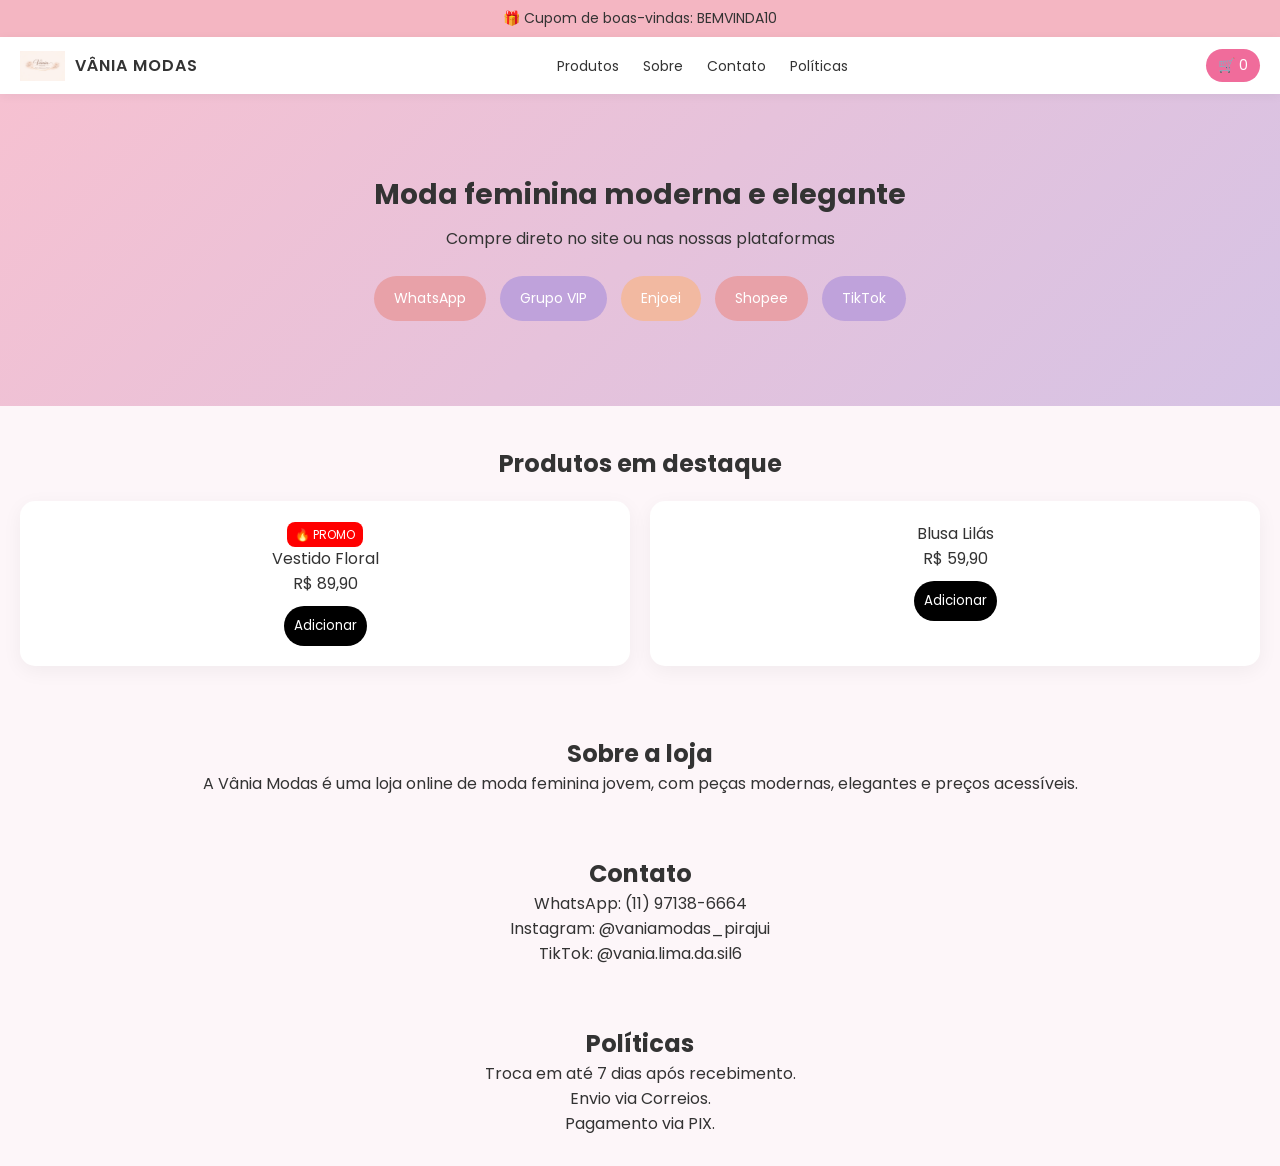
<file: index.html>
<!DOCTYPE html>
<html lang="pt-br">
<head>
<meta charset="UTF-8">
<meta name="viewport" content="width=device-width, initial-scale=1.0">

<title>VÂNIA MODAS</title>

<link rel="stylesheet" href="style.css">
<link href="https://fonts.googleapis.com/css2?family=Poppins:wght@300;400;600&display=swap" rel="stylesheet">

</head>
<body>

<!-- TOPO CUPOM -->
<div class="topbar">🎁 Cupom de boas-vindas: BEMVINDA10</div>

<!-- MENU -->
<nav class="navbar">

<div class="logo-area">
  <img src="logo.png" class="logo">
  <span class="logo-text">VÂNIA MODAS</span>
</div>

<div class="menu">
<a href="#produtos">Produtos</a>
<a href="#sobre">Sobre</a>
<a href="#contato">Contato</a>
<a href="#politicas">Políticas</a>
</div>

<span class="cart-btn" onclick="toggleCart()">🛒 <span id="count">0</span></span>

</nav>

<!-- HERO -->
<section class="hero">
<h1>Moda feminina moderna e elegante</h1>
<p>Compre direto no site ou nas nossas plataformas</p>

<div class="hero-buttons">
<a href="https://wa.me/5511971386664" target="_blank" class="btn nude">WhatsApp</a>
<a href="https://chat.whatsapp.com/LoO4h3hLxGiLwfIPNtbfMi" target="_blank" class="btn lilas">Grupo VIP</a>
<a href="https://enjoei.com.br/vaniamodas" target="_blank" class="btn peach">Enjoei</a>
<a href="https://s.shopee.com.br/7AYKPWVtTs" target="_blank" class="btn nude">Shopee</a>
<a href="https://tiktok.com/@vania.lima.da.sil6" target="_blank" class="btn lilas">TikTok</a>
</div>
</section>

<!-- PRODUTOS -->
<section id="produtos" class="produtos">
<h2>Produtos em destaque</h2>

<div class="grid">

<div class="card">
<span class="badge">🔥 PROMO</span>
<div class="nome">Vestido Floral</div>
<div class="preco">R$ 89,90</div>
<button onclick="addToCart('Vestido Floral',89.9)">Adicionar</button>
</div>

<div class="card">
<div class="nome">Blusa Lilás</div>
<div class="preco">R$ 59,90</div>
<button onclick="addToCart('Blusa Lilás',59.9)">Adicionar</button>
</div>

</div>
</section>

<!-- SOBRE -->
<section id="sobre" class="info">
<h2>Sobre a loja</h2>
<p>A Vânia Modas é uma loja online de moda feminina jovem, com peças modernas, elegantes e preços acessíveis.</p>
</section>

<!-- CONTATO -->
<section id="contato" class="info">
<h2>Contato</h2>
<p>WhatsApp: (11) 97138-6664</p>
<p>Instagram: @vaniamodas_pirajui</p>
<p>TikTok: @vania.lima.da.sil6</p>
</section>

<!-- POLÍTICAS -->
<section id="politicas" class="info">
<h2>Políticas</h2>
<p>Troca em até 7 dias após recebimento.</p>
<p>Envio via Correios.</p>
<p>Pagamento via PIX.</p>
</section>

<!-- CARRINHO -->
<div class="cart" id="cart">
<h3>Seu Carrinho</h3>
<div id="cartItems"></div>
<p>Total: R$ <span id="total">0</span></p>
<button onclick="toggleCart()">Fechar</button>
<button onclick="checkoutWhats()">Finalizar no WhatsApp</button>
</div>

<!-- SCRIPT -->
<script>
let cart = [];

function toggleCart(){
document.getElementById("cart").classList.toggle("open");
}

function addToCart(nome, preco){
cart.push({nome,preco});
updateCart();
}

function updateCart(){
let items = document.getElementById("cartItems");
items.innerHTML = "";
let total = 0;

cart.forEach(p=>{
items.innerHTML += `<div>${p.nome} - R$ ${p.preco}</div>`;
total += p.preco;
});

document.getElementById("total").innerText = total.toFixed(2);
document.getElementById("count").innerText = cart.length;
}

function checkoutWhats(){
let msg="🛍️ Pedido Vânia Modas:%0A";
cart.forEach(p=>{
msg+=`• ${p.nome} - R$ ${p.preco}%0A`;
});
window.open("https://wa.me/5511971386664?text="+msg);
}
</script>

</body>
</html>
</file>
<file: style.css>
*{
margin:0;
padding:0;
box-sizing:border-box;
font-family:Poppins,sans-serif;
}

body{
background:#fdf6f9;
color:#333;
}

/* TOPO CUPOM */
.topbar{
background:#f4b6c2;
padding:8px;
text-align:center;
font-size:14px;
}

/* MENU NAVBAR */
.navbar{
display:flex;
justify-content:space-between;
align-items:center;
padding:12px 20px;
background:white;
box-shadow:0 2px 10px rgba(0,0,0,0.05);
position:sticky;
top:0;
z-index:999;
}

/* LOGO DO LADO DO NOME */
.logo-area{
display:flex;
align-items:center;
gap:10px;
}

.logo{
height:30px; /* tamanho elegante */
width:auto;
object-fit:contain;
}

.logo-text{
font-weight:600;
letter-spacing:1px;
font-size:16px;
}

/* MENU LINKS */
.menu a{
margin:0 10px;
text-decoration:none;
color:#333;
font-size:14px;
}

.menu a:hover{
color:#f06c9b;
}

/* BOTÃO CARRINHO */
.cart-btn{
background:#f06c9b;
color:white;
padding:6px 12px;
border-radius:20px;
cursor:pointer;
font-size:14px;
}

/* HERO */
.hero{
text-align:center;
padding:80px 20px;
background:linear-gradient(135deg,#f6c1d1,#d6c3e5);
}

.hero h1{
font-size:28px;
margin-bottom:10px;
}

.hero p{
margin-bottom:20px;
}

.hero-buttons .btn{
padding:12px 20px;
border-radius:30px;
text-decoration:none;
margin:5px;
display:inline-block;
color:white;
font-size:14px;
}

/* CORES BOTÕES */
.nude{background:#e8a1a8;}
.lilas{background:#bfa2db;}
.peach{background:#f2b9a1;}

/* PRODUTOS */
.produtos{
padding:40px 20px;
}

.produtos h2{
text-align:center;
margin-bottom:20px;
}

.grid{
display:grid;
grid-template-columns:repeat(auto-fit,minmax(200px,1fr));
gap:20px;
}

.card{
background:white;
padding:20px;
border-radius:15px;
box-shadow:0 5px 20px rgba(0,0,0,0.05);
text-align:center;
}

.card button{
margin-top:10px;
padding:10px;
border:none;
border-radius:20px;
background:black;
color:white;
cursor:pointer;
}

/* PROMO BADGE */
.badge{
background:red;
color:white;
padding:4px 8px;
border-radius:8px;
font-size:12px;
}

/* INFO SECTIONS */
.info{
padding:30px 20px;
text-align:center;
}

/* CARRINHO */
.cart{
position:fixed;
right:-100%;
top:0;
width:280px;
height:100%;
background:white;
box-shadow:-5px 0 20px rgba(0,0,0,0.2);
padding:20px;
transition:.3s;
z-index:9999;
}

.cart.open{
right:0;
}

.cart button{
width:100%;
padding:12px;
margin-top:10px;
border:none;
border-radius:20px;
background:#f06c9b;
color:white;
cursor:pointer;
}

/* LOGO PEQUENA NO MENU */
.logo-img{
  height: 40px;   /* tamanho pequeno e elegante */
  width: auto;
  object-fit: contain;
}
</file>
